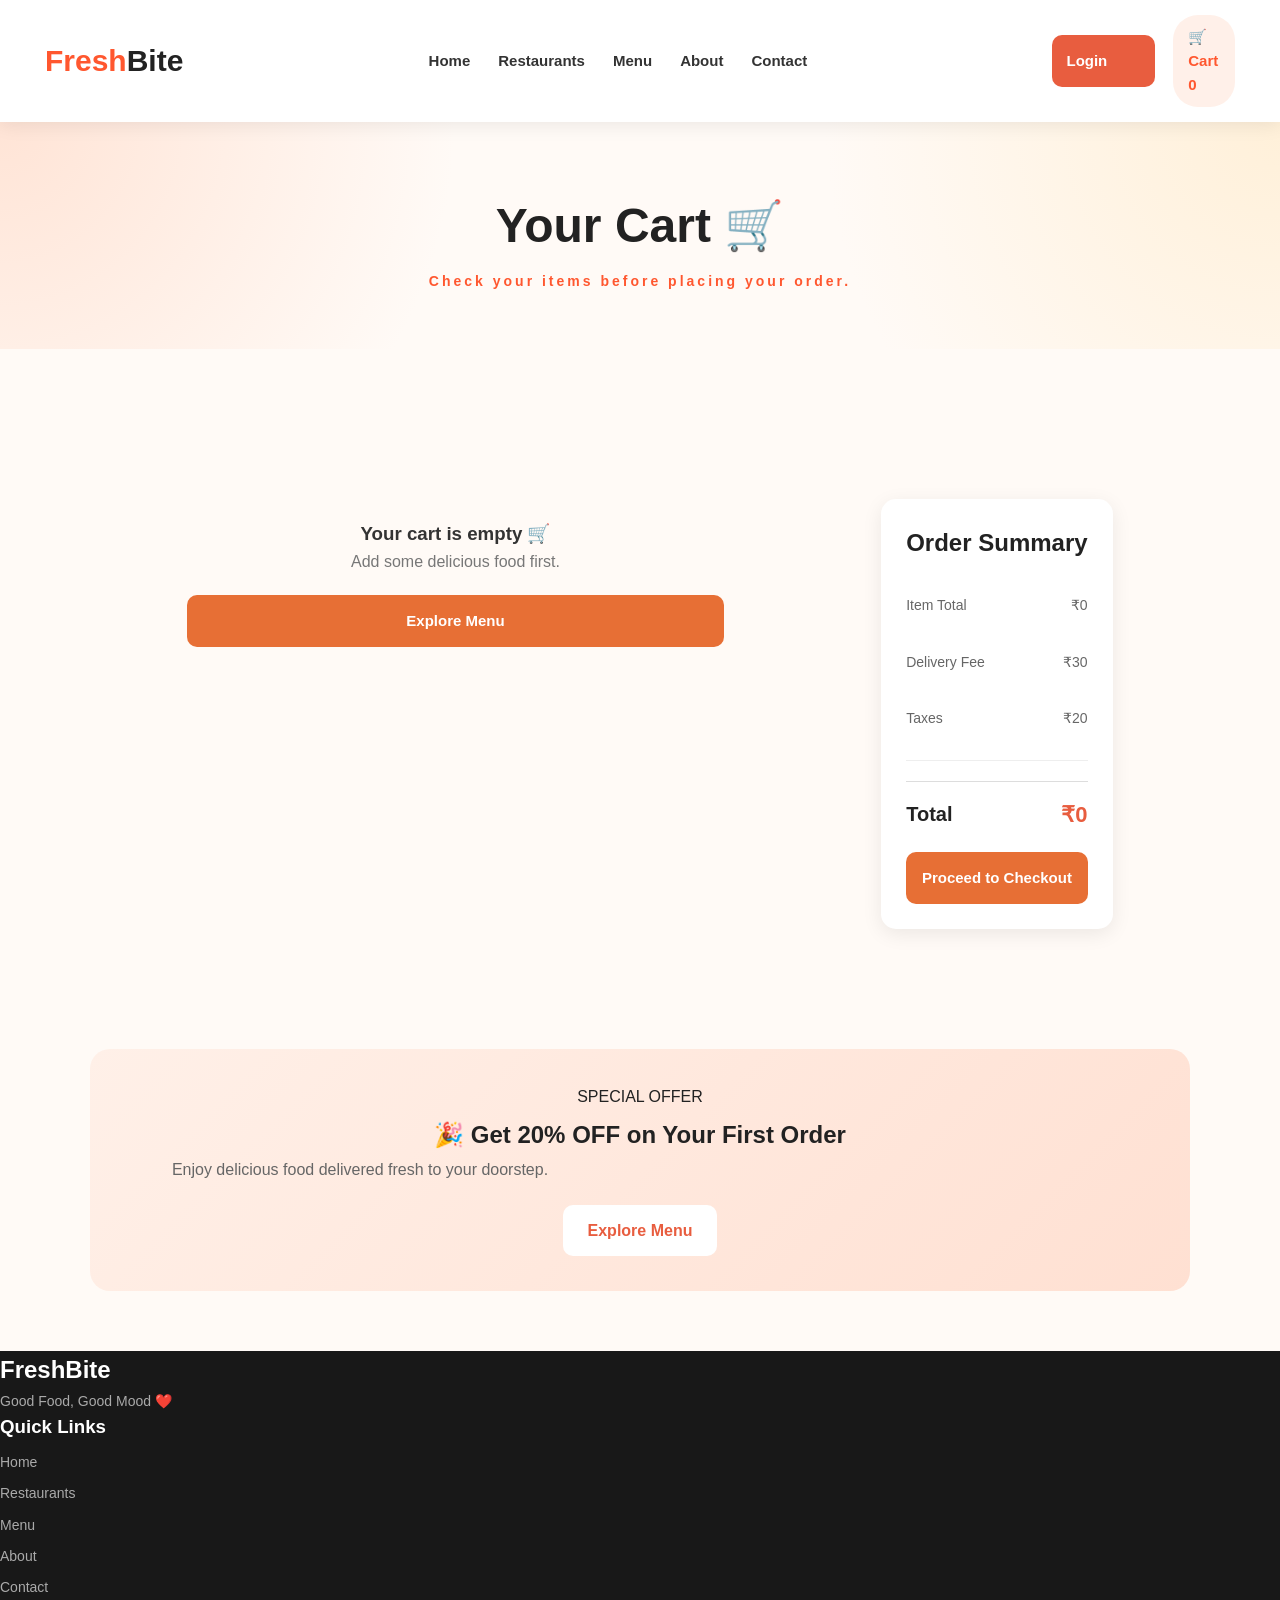
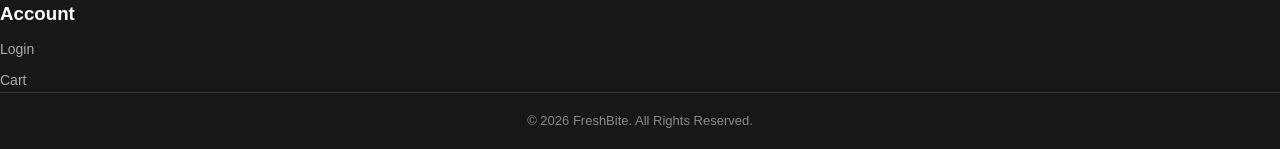
<file: cart.html>
<!DOCTYPE html>
<html lang="en">

<head>

    <meta charset="UTF-8">

    <meta name="viewport" content="width=device-width, initial-scale=1.0">

    <title>Your Cart | FreshBite</title>

    <link rel="stylesheet" href="style.css">

</head>

<body>


<!-- ================= NAVBAR ================= -->

<header>

    <nav class="navbar">

        <div class="logo">
            Fresh<span>Bite</span>
        </div>


        <div class="nav-links">

            <a href="index.html">
                Home
            </a>

            <a href="restaurants.html">
                Restaurants
            </a>

            <a href="menu.html">
                Menu
            </a>

            <a href="about.html">
                About
            </a>

            <a href="contact.html">
                Contact
            </a>

        </div>


        <div class="nav-buttons">

            <a href="login.html" class="login-btn">
                Login
            </a>

            <a href="cart.html" class="cart-btn">
                🛒 Cart
                <span id="cart-count">0</span>
            </a>

        </div>

    </nav>

</header>



<!-- ================= PAGE HEADING ================= -->

<section class="page-heading">

    <h1>
        Your Cart 🛒
    </h1>

    <p>
        Check your items before placing your order.
    </p>

</section>



<!-- ================= CART ================= -->

<section class="cart-section">


    <!-- CART ITEMS -->

    <div
        class="cart-items"
        id="cart-items"
    >

        <!-- JavaScript will show cart items here -->

    </div>



    <!-- ORDER SUMMARY -->

    <div class="cart-summary">

        <h2>
            Order Summary
        </h2>


        <div class="summary-row">

            <span>
                Item Total
            </span>

            <span id="cart-subtotal">
                ₹0
            </span>

        </div>


        <div class="summary-row">

            <span>
                Delivery Fee
            </span>

            <span id="delivery-fee">
                ₹30
            </span>

        </div>


        <div class="summary-row">

            <span>
                Taxes
            </span>

            <span id="taxes">
                ₹20
            </span>

        </div>


        <hr>


        <div class="summary-total">

            <span>
                Total
            </span>

            <strong id="cart-total">
                ₹0
            </strong>

        </div>


        <a
            href="checkout.html"
            class="checkout-btn"
            id="checkout-link"
            onclick="requireLogin(event)"
        >
            Proceed to Checkout
        </a>

    </div>

</section>



<!-- ================= OFFER ================= -->

<section class="offer-section">

    <div class="offer-content">

        <span>
            SPECIAL OFFER
        </span>

        <h2>
            🎉 Get 20% OFF on Your First Order
        </h2>

        <p>
            Enjoy delicious food delivered fresh to your doorstep.
        </p>

        <a
            href="menu.html"
            class="offer-btn"
        >
            Explore Menu
        </a>

    </div>

</section>



<!-- ================= FOOTER ================= -->

<footer class="footer">

    <div class="footer-content">


        <div class="footer-about">

            <h2>
                Fresh<span>Bite</span>
            </h2>

            <p>
                Good Food, Good Mood ❤️
            </p>

        </div>


        <div class="footer-links">

            <h3>
                Quick Links
            </h3>

            <a href="index.html">
                Home
            </a>

            <a href="restaurants.html">
                Restaurants
            </a>

            <a href="menu.html">
                Menu
            </a>

            <a href="about.html">
                About
            </a>

            <a href="contact.html">
                Contact
            </a>

        </div>


        <div class="footer-links">

            <h3>
                Account
            </h3>

            <a href="login.html">
                Login
            </a>

            <a href="cart.html">
                Cart
            </a>

        </div>

    </div>


    <div class="footer-bottom">

        <p>
            © 2026 FreshBite. All Rights Reserved.
        </p>

    </div>

</footer>



<script src="script.js"></script>

</body>

</html>
</file>
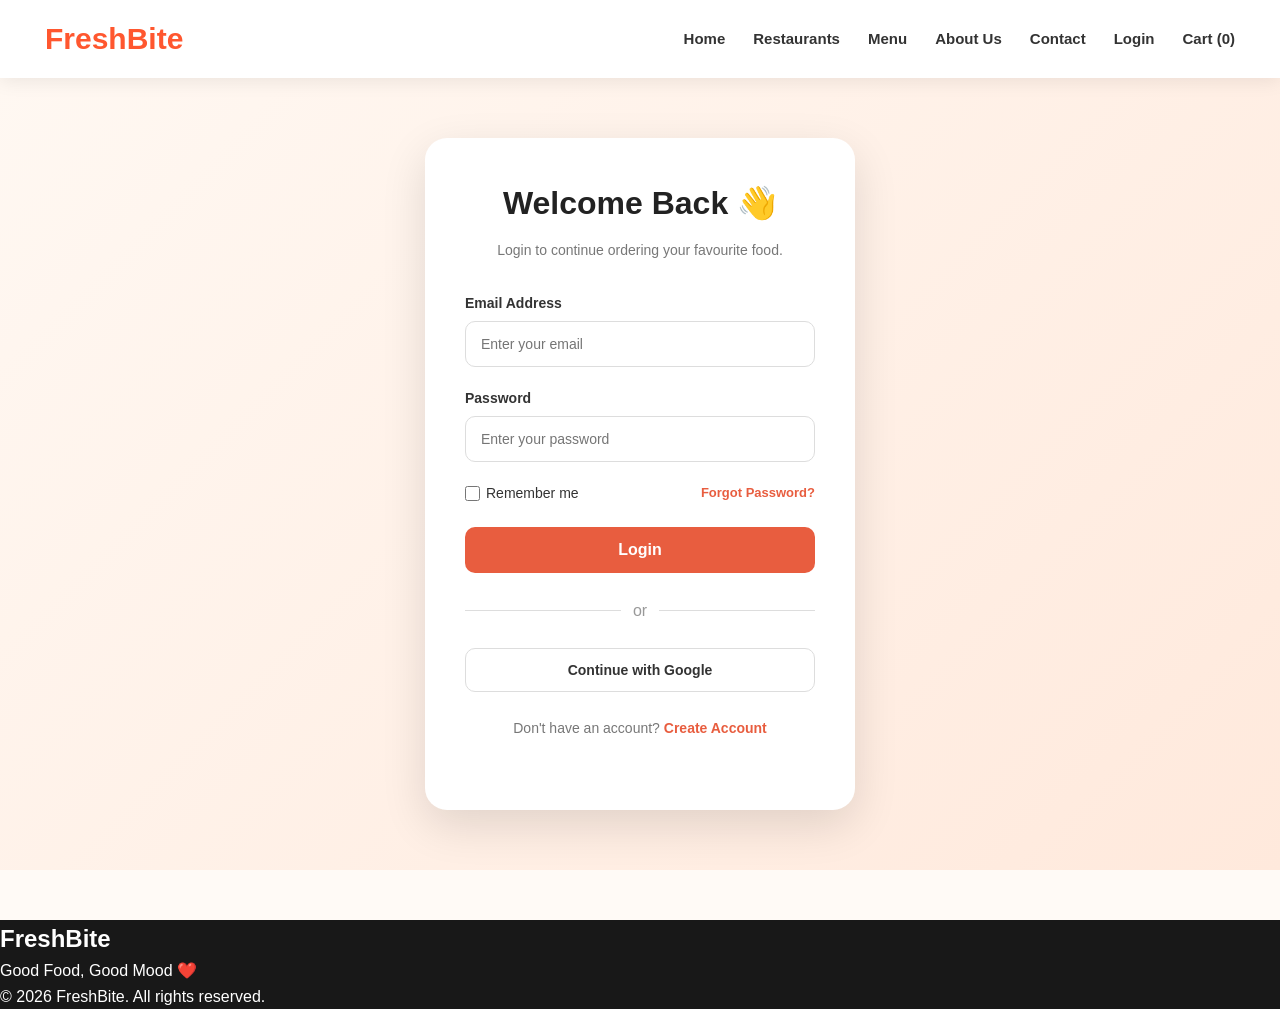
<file: checkout.html>
<!DOCTYPE html>
<html lang="en">

<head>

    <meta charset="UTF-8">

    <meta name="viewport" content="width=device-width, initial-scale=1.0">

    <title>Checkout | FreshBite</title>

    <link rel="stylesheet" href="style.css">

</head>

<body>


<!-- ================= NAVBAR ================= -->

<header>

    <nav class="navbar">

        <div class="logo">
            Fresh<span>Bite</span>
        </div>


        <div class="nav-links">

            <a href="index.html">
                Home
            </a>

            <a href="restaurants.html">
                Restaurants
            </a>

            <a href="menu.html">
                Menu
            </a>

            <a href="about.html">
                About
            </a>

            <a href="contact.html">
                Contact
            </a>

        </div>


        <div class="nav-buttons">

            <a href="login.html" class="login-btn">
                Login
            </a>

            <a href="cart.html" class="cart-btn">
                🛒 Cart
                <span id="cart-count">0</span>
            </a>

        </div>

    </nav>

</header>



<!-- ================= PAGE HEADING ================= -->

<section class="page-heading">

    <h1>
        Checkout 🛍️
    </h1>

    <p>
        Complete your details and place your order.
    </p>

</section>



<!-- ================= CHECKOUT ================= -->

<section class="checkout-section">

    <div class="checkout-container">


        <!-- ================= DELIVERY FORM ================= -->

        <form
            class="checkout-form"
            id="checkout-form"
            onsubmit="placeOrder(event)"
        >

            <h2>
                Delivery Details
            </h2>


            <label for="name">
                Full Name
            </label>

            <input
                type="text"
                id="name"
                placeholder="Enter your full name"
                required
            >


            <label for="phone">
                Mobile Number
            </label>

            <input
                type="tel"
                id="phone"
                placeholder="Enter your mobile number"
                required
            >


            <label for="address">
                Delivery Address
            </label>

            <textarea
                id="address"
                rows="4"
                placeholder="Enter your complete address"
                required
            ></textarea>


            <label for="city">
                City
            </label>

            <input
                type="text"
                id="city"
                placeholder="Enter your city"
                required
            >


            <label for="pincode">
                Pincode
            </label>

            <input
                type="text"
                id="pincode"
                placeholder="Enter pincode"
                required
            >


            <!-- PAYMENT -->

            <h2>
                Payment Method
            </h2>


            <div class="payment-options">

                <label>

                    <input
                        type="radio"
                        name="payment"
                        value="cod"
                        checked
                    >

                    Cash on Delivery

                </label>


                <label>

                    <input
                        type="radio"
                        name="payment"
                        value="upi"
                    >

                    UPI

                </label>


                <label>

                    <input
                        type="radio"
                        name="payment"
                        value="card"
                    >

                    Credit / Debit Card

                </label>

            </div>


            <!-- PLACE ORDER -->

            <button
                type="submit"
                class="checkout-btn"
            >
                Place Order
            </button>

        </form>



        <!-- ================= ORDER SUMMARY ================= -->

        <div class="checkout-summary">

            <h2>
                Your Order
            </h2>


            <div
                id="checkout-items"
            >

                <!-- JavaScript will show items here -->

            </div>


            <hr>


            <div class="summary-row">

                <span>
                    Item Total
                </span>

                <span id="checkout-subtotal">
                    ₹0
                </span>

            </div>


            <div class="summary-row">

                <span>
                    Delivery Fee
                </span>

                <span>
                    ₹30
                </span>

            </div>


            <div class="summary-row">

                <span>
                    Taxes
                </span>

                <span>
                    ₹20
                </span>

            </div>


            <hr>


            <div class="summary-total">

                <span>
                    Total Amount
                </span>

                <strong id="checkout-total">
                    ₹0
                </strong>

            </div>

        </div>

    </div>

</section>



<!-- Footer -->
    <footer>

        <div class="footer-container">

            <div class="footer-about">

                <div class="logo">
                    Fresh<span>Bite</span>
                </div>

                <p>
                    Fresh food, happy moments.
                    Delicious meals delivered to your doorstep.
                </p>

            </div>


            <div class="footer-links">

                <h3>Explore</h3>

                <a href="index.html">Home</a>
                <a href="restaurants.html">Restaurants</a>
                <a href="menu.html">Menu</a>
                <a href="about.html">About Us</a>

            </div>


            <div class="footer-links">

                <h3>Customer</h3>

                <a href="login.html">My Account</a>
                <a href="cart.html">Cart</a>
                <a href="login.html">Login</a>
                <a href="contact.html">Contact</a>

            </div>


            <div class="footer-contact">

                <h3>Contact</h3>

                <p>📍 Jamshedpur, India</p>
                <p>📞 +91 98765 43210</p>
                <p>✉️ hello@freshbite.com</p>

            </div>

        </div>


        <div class="footer-bottom">

            <p>
                © 2026 FreshBite. All Rights Reserved.
            </p>

        </div>

    </footer>
<script src="script.js"></script>
</body>
</html>





<script src="script.js"></script>

</body>

</html>
</file>
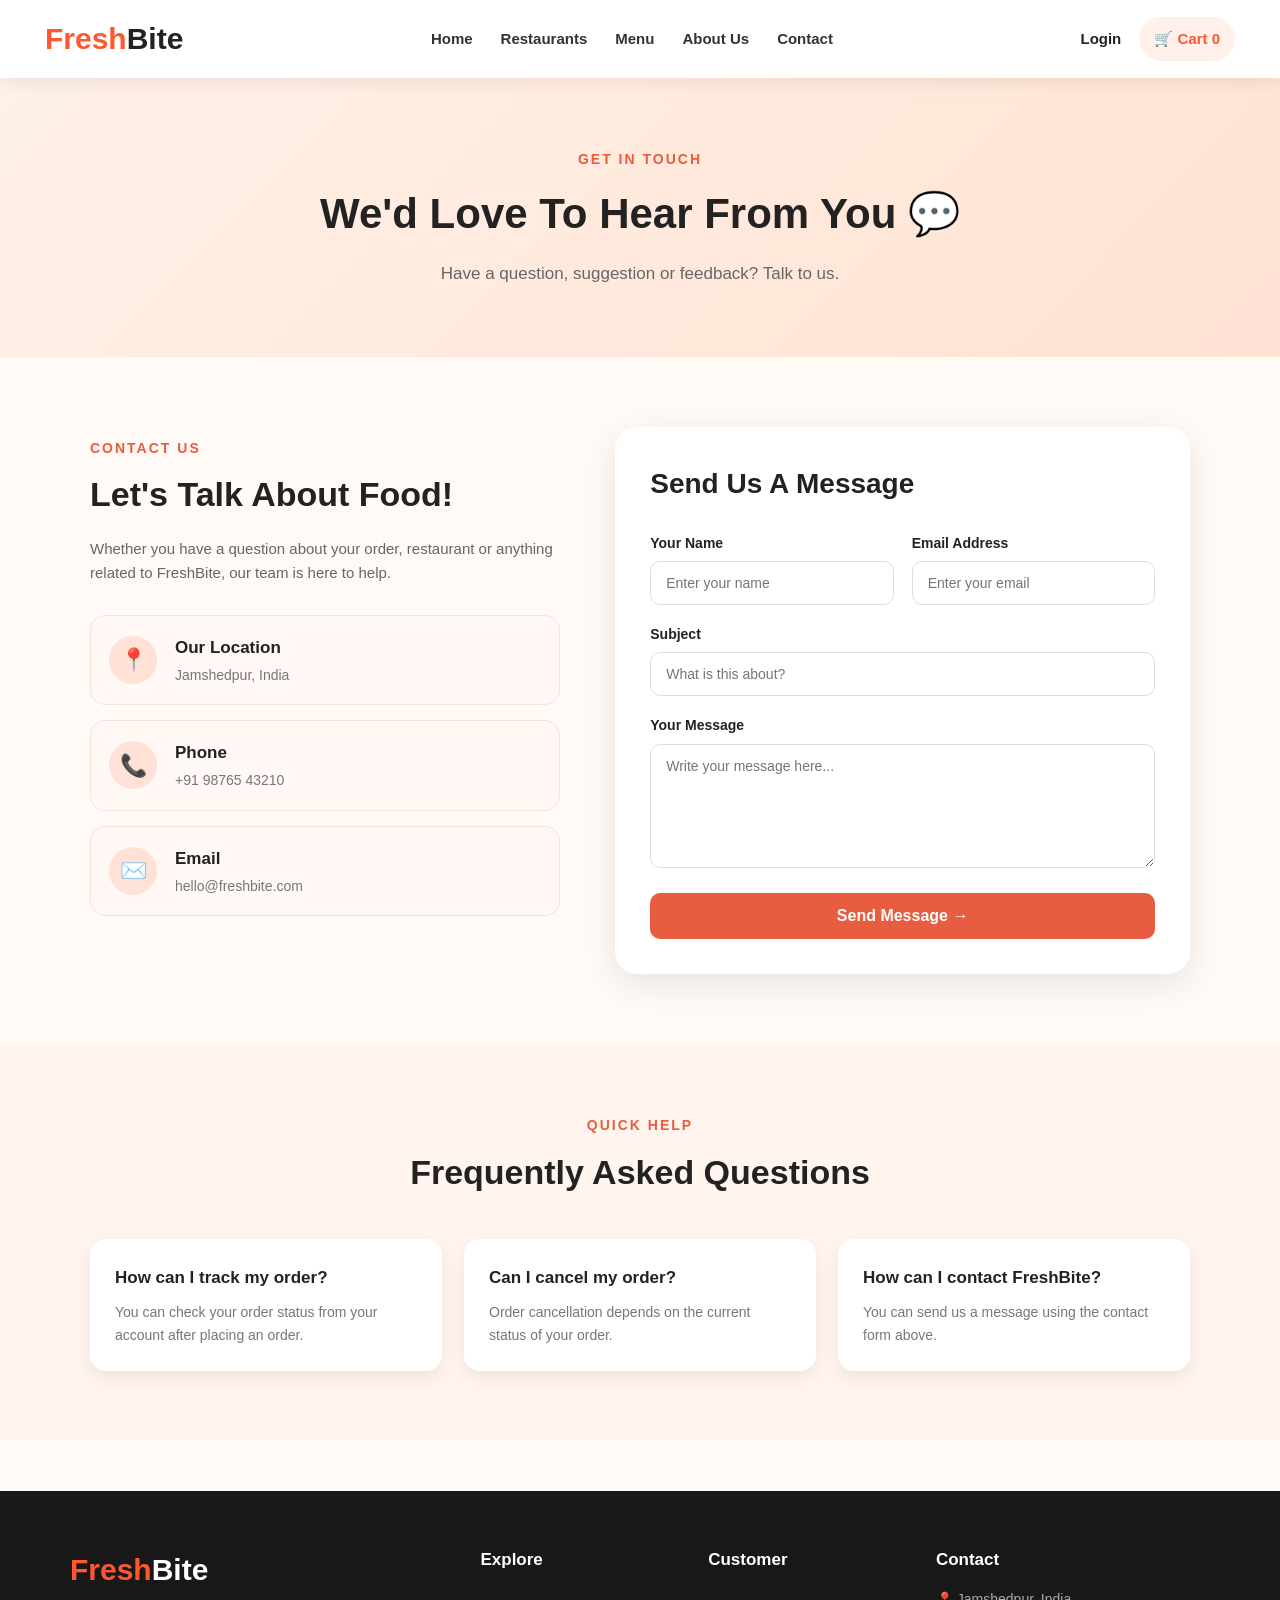
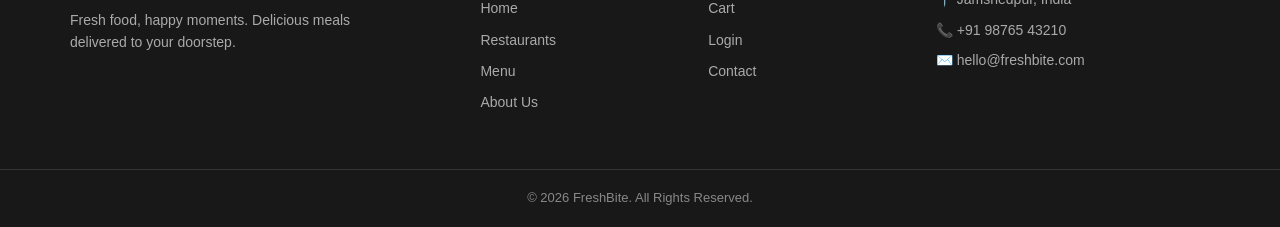
<file: contact.html>
<!DOCTYPE html>
<html lang="en">

<head>
    <meta charset="UTF-8">
    <meta name="viewport" content="width=device-width, initial-scale=1.0">

    <title>FreshBite - Contact Us</title>

    <link rel="stylesheet" href="style.css">
</head>

<body>

    <!-- Navbar -->
    <header>
        <nav class="navbar">

            <a href="index.html" class="logo">
                Fresh<span>Bite</span>
            </a>

            <div class="nav-links">
                <a href="index.html">Home</a>
                <a href="restaurants.html">Restaurants</a>
                <a href="menu.html">Menu</a>
                <a href="about.html">About Us</a>
                <a href="contact.html">Contact</a>
            </div>

            <div class="nav-buttons">
                <a href="login.html">Login</a>

                <a href="cart.html" class="cart-btn">
                    🛒 Cart <span id="cart-count">0</span>
                </a>
            </div>

        </nav>
    </header>


    <!-- Contact Heading -->
    <section class="contact-heading">

        <p>GET IN TOUCH</p>

        <h1>We'd Love To Hear From You 💬</h1>

        <span>
            Have a question, suggestion or feedback? Talk to us.
        </span>

    </section>


    <!-- Contact Main -->
    <section class="contact-main">

        <!-- Contact Information -->
        <div class="contact-info">

            <p class="small-title">CONTACT US</p>

            <h2>Let's Talk About Food!</h2>

            <p>
                Whether you have a question about your order,
                restaurant or anything related to FreshBite,
                our team is here to help.
            </p>


            <div class="contact-box">

                <div class="contact-icon">📍</div>

                <div>
                    <h3>Our Location</h3>
                    <p>Jamshedpur, India</p>
                </div>

            </div>


            <div class="contact-box">

                <div class="contact-icon">📞</div>

                <div>
                    <h3>Phone</h3>
                    <p>+91 98765 43210</p>
                </div>

            </div>


            <div class="contact-box">

                <div class="contact-icon">✉️</div>

                <div>
                    <h3>Email</h3>
                    <p>hello@freshbite.com</p>
                </div>

            </div>

        </div>


        <!-- Contact Form -->
        <div class="contact-form">

            <h2>Send Us A Message</h2>

            <form>

                <div class="form-row">

                    <div class="form-group">
                        <label>Your Name</label>
                        <input type="text" placeholder="Enter your name">
                    </div>

                    <div class="form-group">
                        <label>Email Address</label>
                        <input type="email" placeholder="Enter your email">
                    </div>

                </div>


                <div class="form-group">
                    <label>Subject</label>
                    <input type="text" placeholder="What is this about?">
                </div>


                <div class="form-group">
                    <label>Your Message</label>
                    <textarea rows="6"
                        placeholder="Write your message here..."></textarea>
                </div>


                <button type="submit" class="send-btn">
                    Send Message →
                </button>

            </form>

        </div>

    </section>


    <!-- FAQ Section -->
    <section class="contact-faq">

        <div class="contact-title">

            <p>QUICK HELP</p>

            <h2>Frequently Asked Questions</h2>

        </div>


        <div class="faq-container">

            <div class="faq-card">
                <h3>How can I track my order?</h3>
                <p>
                    You can check your order status from
                    your account after placing an order.
                </p>
            </div>


            <div class="faq-card">
                <h3>Can I cancel my order?</h3>
                <p>
                    Order cancellation depends on the
                    current status of your order.
                </p>
            </div>


            <div class="faq-card">
                <h3>How can I contact FreshBite?</h3>
                <p>
                    You can send us a message using
                    the contact form above.
                </p>
            </div>

        </div>

    </section>


    <!-- Footer -->
    <footer>

        <div class="footer-container">

            <div class="footer-about">

                <div class="logo">
                    Fresh<span>Bite</span>
                </div>

                <p>
                    Fresh food, happy moments.
                    Delicious meals delivered to your doorstep.
                </p>

            </div>


            <div class="footer-links">

                <h3>Explore</h3>

                <a href="index.html">Home</a>
                <a href="restaurants.html">Restaurants</a>
                <a href="menu.html">Menu</a>
                <a href="about.html">About Us</a>

            </div>


            <div class="footer-links">

                <h3>Customer</h3>

                <a href="cart.html">Cart</a>
                <a href="login.html">Login</a>
                <a href="contact.html">Contact</a>

            </div>


            <div class="footer-contact">

                <h3>Contact</h3>

                <p>📍 Jamshedpur, India</p>
                <p>📞 +91 98765 43210</p>
                <p>✉️ hello@freshbite.com</p>

            </div>

        </div>


        <div class="footer-bottom">

            <p>
                © 2026 FreshBite. All Rights Reserved.
            </p>

        </div>

    </footer>
<script src="script.js"></script>
</body>

</html>
</file>
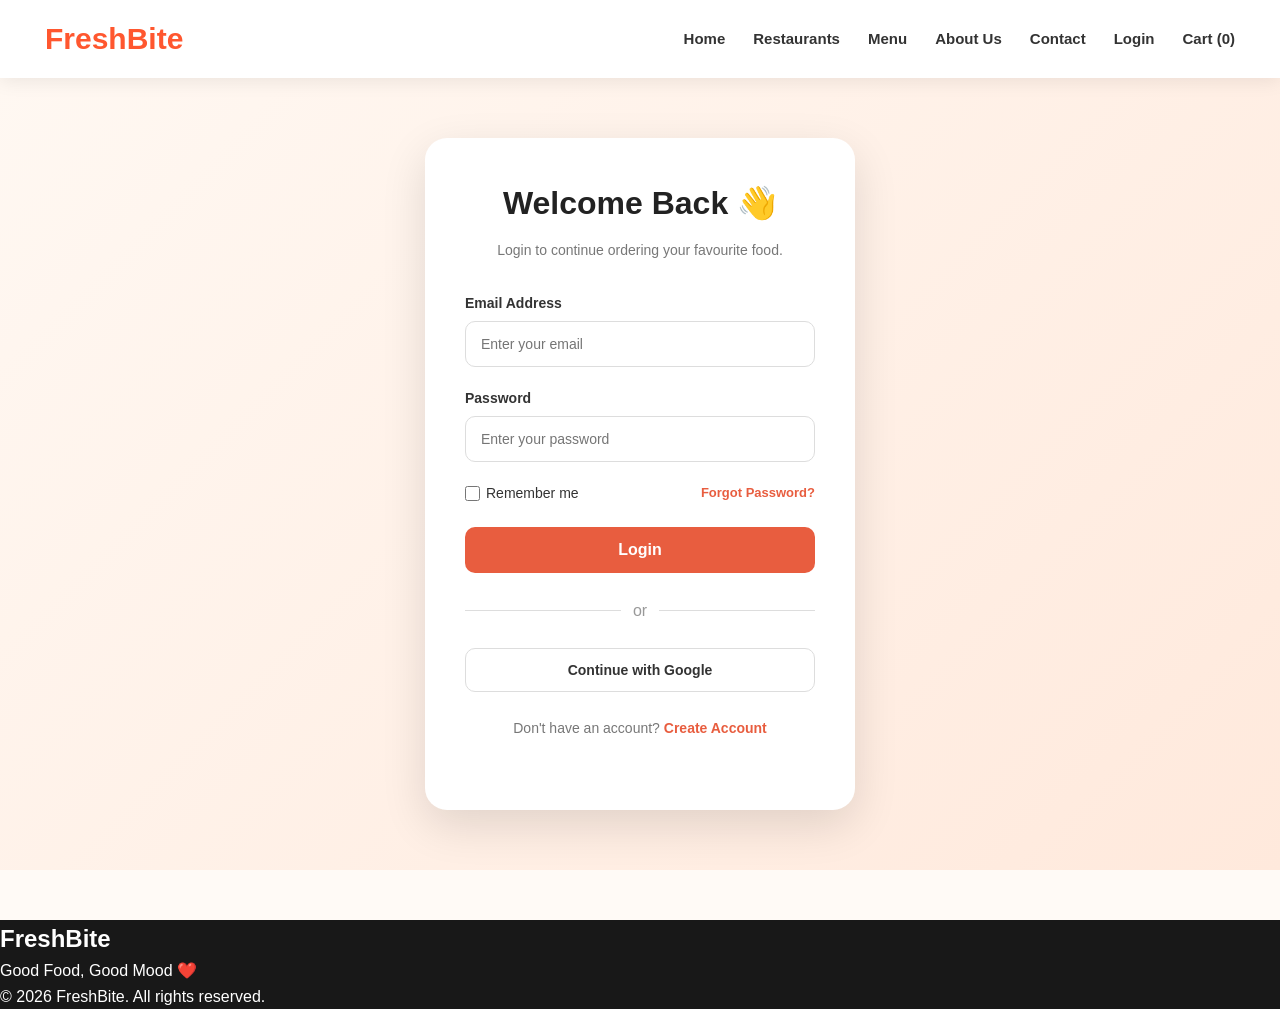
<file: login.html>
<!DOCTYPE html>
<html lang="en">

<head>
    <meta charset="UTF-8">
    <meta name="viewport" content="width=device-width, initial-scale=1.0">

    <title>Login | FreshBite</title>

    <link rel="stylesheet" href="style.css">
</head>

<body>

    <!-- Navigation Bar -->
    <header>
        <nav class="navbar">

            <div class="logo">
                FreshBite
            </div>

            <div class="nav-links">
                <a href="index.html">Home</a>
                <a href="restaurants.html">Restaurants</a>
                <a href="menu.html">Menu</a>
                <a href="about.html">About Us</a>
                <a href="contact.html">Contact</a>
                <a href="login.html">Login</a>
                <a href="cart.html">
                    Cart (<span id="cart-count">0</span>)
                </a>

            </div>

        </nav>
    </header>


    <!-- Login Section -->
    <section class="login-section">

        <div class="login-box">

            <h1>Welcome Back 👋</h1>

            <p>Login to continue ordering your favourite food.</p>


            <form id="login-form" onsubmit="loginUser(event)">

                <label for="email">Email Address</label>

                <input
                    type="email"
                    id="email"
                    placeholder="Enter your email"
                    required
                >


                <label for="password">Password</label>

                <input
                    type="password"
                    id="password"
                    placeholder="Enter your password"
                    required
                >


                <div class="login-options">

                    <label>
                        <input type="checkbox">
                        Remember me
                    </label>

                    <a href="#">Forgot Password?</a>

                </div>


                <button type="submit" class="login-btn">
                    Login
                </button>

            </form>


            <div class="login-divider">
                <span>or</span>
            </div>


            <button class="google-btn">
                Continue with Google
            </button>


            <p class="signup-text">
                Don't have an account?
                <a href="#" onclick="showRegisterForm(event)">Create Account</a>
            </p>

        </div>

        <div class="login-box register-box" id="register-box" style="display: none;">

            <h1>Create Account</h1>

            <p>Register to save your details and track every order.</p>

            <form onsubmit="registerUser(event)">

                <label for="register-name">Full Name</label>
                <input type="text" id="register-name" placeholder="Enter your name" required>

                <label for="register-email">Email Address</label>
                <input type="email" id="register-email" placeholder="Enter your email" required>

                <label for="register-password">Password</label>
                <input type="password" id="register-password" placeholder="Create a password" required>

                <button type="submit" class="login-btn">Register</button>

            </form>

            <p class="signup-text">
                Already have an account?
                <a href="#" onclick="showLoginForm(event)">Login</a>
            </p>

        </div>

        <div class="login-box account-box" id="account-panel" style="display: none;">
            <h1>Your Account</h1>
            <p id="account-welcome"></p>
            <div class="account-details">
                <strong>User ID</strong>
                <span id="account-user-id"></span>
            </div>
            <h2>Order History</h2>
            <div id="order-history"></div>
            <button type="button" class="login-btn" onclick="logoutUser()">Logout</button>
        </div>

    </section>


    <!-- Footer -->
    <footer>

        <h2>FreshBite</h2>

        <p>Good Food, Good Mood ❤️</p>

        <p>© 2026 FreshBite. All rights reserved.</p>

    </footer>


    <script src="script.js"></script>

</body>

</html>
</file>
<file: style.css>
/* =========================
   BASIC SETUP
========================= */

* {
    margin: 0;
    padding: 0;
    box-sizing: border-box;
}

html {
    scroll-behavior: smooth;
}

body {
    font-family: Arial, sans-serif;
    background: #fffaf6;
    color: #222;
    line-height: 1.6;
}

a {
    text-decoration: none;
    color: inherit;
}

img {
    display: block;
    width: 100%;
}


/* =========================
   NAVBAR
========================= */

header {
    background: rgba(255, 255, 255, 0.96);
    position: sticky;
    top: 0;
    z-index: 1000;
    box-shadow: 0 3px 18px rgba(0, 0, 0, 0.08);
}

.navbar {
    max-width: 1250px;
    margin: auto;
    min-height: 78px;
    padding: 15px 30px;

    display: flex;
    align-items: center;
    justify-content: space-between;
    gap: 25px;
}

.logo {
    font-size: 30px;
    font-weight: 800;
    color: #ff572f;
}

.logo span {
    color: #222;
}

.nav-links {
    display: flex;
    align-items: center;
    gap: 28px;
}

.nav-links a {
    font-size: 15px;
    font-weight: 600;
    color: #333;
    transition: 0.3s;
}

.nav-links a:hover {
    color: #ff572f;
}

.nav-buttons {
    display: flex;
    align-items: center;
    gap: 18px;
}

.nav-buttons a {
    font-size: 15px;
    font-weight: 600;
}

.nav-buttons a:first-child:hover {
    color: #ff572f;
}

.cart-btn {
    background: #fff0e9;
    color: #ff572f !important;
    padding: 10px 15px;
    border-radius: 25px;
    transition: 0.3s;
}

.cart-btn:hover {
    background: #ff572f;
    color: white !important;
}


/* =========================
   PAGE HEADING
========================= */

.page-heading {
    text-align: center;
    padding: 75px 20px 45px;

    background:
        radial-gradient(circle at top left, #ffe4d6, transparent 35%),
        radial-gradient(circle at top right, #fff0d9, transparent 35%),
        #fffaf6;
}

.page-heading p {
    color: #ff572f;
    font-size: 14px;
    font-weight: bold;
    letter-spacing: 3px;
    margin-bottom: 12px;
}

.page-heading h1 {
    font-size: 48px;
    line-height: 1.2;
    margin-bottom: 15px;
}

.page-heading span {
    color: #777;
    font-size: 17px;
}


/* =========================
   SEARCH
========================= */

.restaurant-search {
    max-width: 900px;
    margin: 0 auto;
    padding: 20px;

    display: flex;
    justify-content: center;
    gap: 10px;
}

.restaurant-search input {
    width: 70%;
    padding: 15px 20px;

    border: 1px solid #ddd;
    border-radius: 12px;

    background: white;
    font-size: 15px;
    outline: none;

    box-shadow: 0 5px 18px rgba(0, 0, 0, 0.05);
}

.restaurant-search input:focus {
    border-color: #ff572f;
}

.restaurant-search button {
    padding: 0 25px;

    border: none;
    border-radius: 12px;

    background: #ff572f;
    color: white;

    font-weight: bold;
    cursor: pointer;

    transition: 0.3s;
}

.restaurant-search button:hover {
    background: #e84824;
    transform: translateY(-2px);
}


/* =========================
   FILTERS
========================= */

.filters {
    max-width: 1100px;
    margin: 10px auto 35px;
    padding: 0 20px;

    display: flex;
    justify-content: center;
    flex-wrap: wrap;
    gap: 10px;
}

.filter-btn {
    padding: 10px 18px;

    border: 1px solid #eadbd3;
    border-radius: 25px;

    background: white;
    color: #555;

    font-size: 14px;
    cursor: pointer;

    transition: 0.3s;
}

.filter-btn:hover,
.filter-btn.active {
    background: #ff572f;
    border-color: #ff572f;
    color: white;
    transform: translateY(-2px);
}


/* =========================
   RESTAURANT SECTION
========================= */

.restaurant-section {
    max-width: 1200px;
    margin: auto;
    padding: 15px 25px 70px;
}

.restaurant-top {
    display: flex;
    align-items: end;
    justify-content: space-between;
    margin-bottom: 25px;
}

.restaurant-top p {
    color: #ff572f;
    font-size: 12px;
    font-weight: bold;
    letter-spacing: 2px;
    margin-bottom: 4px;
}

.restaurant-top h2 {
    font-size: 30px;
}

.restaurant-top select {
    padding: 11px 15px;

    border: 1px solid #ddd;
    border-radius: 10px;

    background: white;
    font-size: 14px;
    outline: none;
}


/* =========================
   RESTAURANT CARDS
========================= */

.restaurant-container {
    display: grid;
    grid-template-columns: repeat(3, 1fr);
    gap: 28px;
}

.restaurant-card {
    background: white;
    border-radius: 18px;
    overflow: hidden;

    box-shadow: 0 8px 25px rgba(0, 0, 0, 0.08);

    transition: 0.35s;
}

.restaurant-card:hover {
    transform: translateY(-8px);
    box-shadow: 0 15px 35px rgba(0, 0, 0, 0.13);
}

.restaurant-card > img {
    height: 220px;
    object-fit: cover;

    transition: 0.4s;
}

.restaurant-card:hover > img {
    transform: scale(1.04);
}

.restaurant-info {
    padding: 20px;
    position: relative;
}

.restaurant-rating {
    display: inline-block;

    background: #e8f7e9;
    color: #16832b;

    padding: 5px 9px;
    border-radius: 7px;

    font-size: 13px;
    font-weight: bold;

    margin-bottom: 10px;
}

.restaurant-info h3 {
    font-size: 21px;
    margin-bottom: 7px;
}

.restaurant-info p {
    color: #777;
    font-size: 14px;
    margin: 5px 0;
}

.view-restaurant {
    display: inline-block;

    margin-top: 12px;

    color: #ff572f;
    font-weight: bold;
    font-size: 14px;

    transition: 0.3s;
}

.view-restaurant:hover {
    color: #d93e1d;
    transform: translateX(4px);
}


/* =========================
   BOTTOM OFFER
========================= */

.small-offer {
    max-width: 1100px;
    margin: 20px auto 70px;
    padding: 55px 25px;

    text-align: center;

    border-radius: 25px;

    background:
        linear-gradient(135deg, #ffede3, #fff7ed);
}

.small-offer h2 {
    font-size: 30px;
    margin-bottom: 10px;
}

.small-offer p {
    color: #666;
    margin-bottom: 25px;
}

.main-btn {
    display: inline-block;

    background: #ff572f;
    color: white;

    padding: 13px 25px;
    border-radius: 10px;

    font-weight: bold;

    transition: 0.3s;
}

.main-btn:hover {
    background: #e84824;
    transform: translateY(-2px);
}


/* =========================
   FOOTER
========================= */

footer {
    background: #181818;
    color: white;
    margin-top: 50px;
}

.footer-container {
    max-width: 1200px;
    margin: auto;
    padding: 55px 30px;

    display: grid;
    grid-template-columns: 2fr 1fr 1fr 1.5fr;
    gap: 45px;
}

.footer-about .logo {
    margin-bottom: 15px;
}

.footer-about .logo span {
    color: white;
}

.footer-about p {
    max-width: 300px;
    color: #aaa;
    font-size: 14px;
}

.footer-container h3 {
    margin-bottom: 15px;
    font-size: 17px;
}

.footer-links {
    display: flex;
    flex-direction: column;
    gap: 9px;
}

.footer-links a {
    color: #aaa;
    font-size: 14px;
    transition: 0.3s;
}

.footer-links a:hover {
    color: #ff704d;
    transform: translateX(3px);
}

.footer-contact p {
    color: #aaa;
    font-size: 14px;
    margin-bottom: 8px;
}

.footer-bottom {
    border-top: 1px solid #333;
    text-align: center;
    padding: 18px;
}

.footer-bottom p {
    color: #888;
    font-size: 13px;
}


/* =========================
   MOBILE
========================= */

@media (max-width: 950px) {

    .navbar {
        flex-wrap: wrap;
    }

    .nav-links {
        order: 3;
        width: 100%;
        justify-content: center;
        flex-wrap: wrap;
    }

    .restaurant-container {
        grid-template-columns: repeat(2, 1fr);
    }

    .footer-container {
        grid-template-columns: 1fr 1fr;
    }
}


@media (max-width: 600px) {

    .navbar {
        padding: 15px;
    }

    .logo {
        font-size: 25px;
    }

    .nav-links {
        gap: 14px;
    }

    .nav-links a {
        font-size: 13px;
    }

    .nav-buttons {
        gap: 10px;
    }

    .page-heading {
        padding: 55px 15px 35px;
    }

    .page-heading h1 {
        font-size: 34px;
    }

    .restaurant-search {
        padding: 15px;
    }

    .restaurant-search input {
        width: 100%;
    }

    .restaurant-search button {
        padding: 0 18px;
    }

    .restaurant-top {
        align-items: flex-start;
        flex-direction: column;
        gap: 15px;
    }

    .restaurant-container {
        grid-template-columns: 1fr;
    }

    .restaurant-card > img {
        height: 230px;
    }

    .small-offer {
        margin-left: 15px;
        margin-right: 15px;
    }

    .small-offer h2 {
        font-size: 24px;
    }

    .footer-container {
        grid-template-columns: 1fr;
        text-align: center;
    }

    .footer-about p {
        margin: auto;
    }
}
/* =========================================
   NEW MENU PAGE DESIGN
========================================= */


/* ---------- MENU HERO ---------- */

.menu-hero {
    max-width: 1200px;
    margin: 35px auto 25px;
    padding: 45px 55px;
    background: #fff1e8;
    border-radius: 25px;
    display: grid;
    grid-template-columns: 1fr 420px;
    align-items: center;
    gap: 40px;
    overflow: hidden;
}

.menu-hero-content {
    padding: 10px;
}

.hero-small-title {
    color: #e85d3f;
    font-size: 13px;
    font-weight: bold;
    letter-spacing: 2px;
}

.menu-hero-content h1 {
    font-size: 48px;
    margin: 12px 0;
    color: #222;
    line-height: 1.1;
}

.menu-hero-content p {
    color: #666;
    font-size: 16px;
    line-height: 1.7;
    max-width: 520px;
    margin-bottom: 25px;
}

.hero-menu-btn {
    display: inline-block;
    background: #e85d3f;
    color: white;
    padding: 13px 25px;
    border-radius: 10px;
    text-decoration: none;
    font-weight: bold;
    transition: 0.3s;
}

.hero-menu-btn:hover {
    background: #cf492e;
    transform: translateY(-2px);
}

.menu-hero-image {
    height: 290px;
    border-radius: 22px;
    overflow: hidden;
}

.menu-hero-image img {
    width: 100%;
    height: 100%;
    object-fit: cover;
}


/* ---------- CATEGORY BUTTONS ---------- */

.menu-categories-section {
    max-width: 1200px;
    margin: 25px auto;
    padding: 0 20px;
}

.menu-categories {
    display: flex;
    justify-content: center;
    align-items: center;
    gap: 12px;
    flex-wrap: wrap;
}

.menu-category {
    border: 1px solid #ddd;
    background: white;
    color: #444;
    padding: 10px 20px;
    border-radius: 25px;
    font-size: 14px;
    cursor: pointer;
    transition: 0.3s;
}

.menu-category:hover,
.menu-category.active {
    background: #e85d3f;
    color: white;
    border-color: #e85d3f;
}


/* ---------- SEARCH BAR ---------- */

.menu-search-section {
    max-width: 850px;
    margin: 30px auto 45px;
    padding: 0 20px;
}

.menu-search {
    display: flex;
    align-items: center;
    gap: 12px;
    background: white;
    border: 1px solid #ddd;
    border-radius: 35px;
    padding: 13px 20px;
    box-shadow: 0 5px 20px rgba(0, 0, 0, 0.06);
}

.menu-search span {
    font-size: 18px;
}

.menu-search input {
    width: 100%;
    border: none;
    outline: none;
    font-size: 15px;
    background: transparent;
}


/* ---------- SECTION HEADING ---------- */

.menu-section {
    max-width: 1200px;
    margin: 0 auto 60px;
    padding: 0 20px;
}

.menu-section .section-heading {
    text-align: center;
    margin-bottom: 35px;
}

.menu-section .section-heading span {
    color: #e85d3f;
    font-size: 12px;
    font-weight: bold;
    letter-spacing: 2px;
}

.menu-section .section-heading h2 {
    font-size: 34px;
    color: #222;
    margin: 8px 0;
}

.menu-section .section-heading p {
    color: #777;
    margin: 0;
}


/* ---------- FOOD GRID ---------- */

.menu-list {
    display: grid;
    grid-template-columns: repeat(4, 1fr);
    gap: 25px;
}


/* ---------- FOOD CARD ---------- */

.menu-card {
    background: white;
    border-radius: 18px;
    overflow: hidden;
    border: 1px solid #eee;
    box-shadow: 0 7px 25px rgba(0, 0, 0, 0.07);
    transition: 0.3s;
}

.menu-card:hover {
    transform: translateY(-6px);
    box-shadow: 0 12px 30px rgba(0, 0, 0, 0.12);
}

.menu-card > img {
    width: 100%;
    height: 190px;
    object-fit: cover;
    display: block;
}


/* ---------- CARD CONTENT ---------- */

.menu-info {
    padding: 17px;
}

.food-type {
    font-size: 11px;
    font-weight: bold;
}

.food-type.veg {
    color: #2e9d55;
}

.food-type.nonveg {
    color: #d84b3e;
}

.menu-info h3 {
    font-size: 18px;
    margin: 9px 0 7px;
    color: #222;
}

.menu-info p {
    font-size: 13px;
    color: #777;
    line-height: 1.5;
    min-height: 40px;
    margin-bottom: 10px;
}

.item-rating {
    font-size: 13px;
    color: #e69b00;
    margin-bottom: 13px;
}


/* ---------- PRICE + ADD BUTTON ---------- */

.item-bottom {
    display: flex;
    justify-content: space-between;
    align-items: center;
}

.item-bottom strong {
    color: #222;
    font-size: 18px;
}

.add-btn {
    border: none;
    background: #e85d3f;
    color: white;
    padding: 8px 15px;
    border-radius: 8px;
    font-weight: bold;
    cursor: pointer;
    transition: 0.3s;
}

.add-btn:hover {
    background: #cf492e;
}


/* ---------- OFFER ---------- */

.small-offer {
    max-width: 1200px;
    margin: 20px auto 60px;
    padding: 28px 35px;
    background: #fff1e8;
    border-radius: 18px;
    display: flex;
    justify-content: space-between;
    align-items: center;
}

.small-offer h2 {
    margin: 0 0 6px;
    font-size: 22px;
}

.small-offer p {
    margin: 0;
    color: #666;
}

.small-offer a {
    background: #e85d3f;
    color: white;
    text-decoration: none;
    padding: 12px 22px;
    border-radius: 9px;
    font-weight: bold;
}


/* =========================================
   RESPONSIVE DESIGN
========================================= */

@media (max-width: 1000px) {

    .menu-list {
        grid-template-columns: repeat(3, 1fr);
    }

    .menu-hero {
        grid-template-columns: 1fr 350px;
        padding: 35px;
    }

    .menu-hero-content h1 {
        font-size: 40px;
    }
}


@media (max-width: 750px) {

    .menu-list {
        grid-template-columns: repeat(2, 1fr);
    }

    .menu-hero {
        grid-template-columns: 1fr;
        text-align: center;
    }

    .menu-hero-content p {
        margin-left: auto;
        margin-right: auto;
    }

    .menu-hero-image {
        height: 260px;
    }

    .small-offer {
        margin-left: 20px;
        margin-right: 20px;
    }
}


@media (max-width: 550px) {

    .menu-list {
        grid-template-columns: 1fr;
    }

    .menu-hero {
        margin: 20px 15px;
        padding: 30px 20px;
    }

    .menu-hero-content h1 {
        font-size: 32px;
    }

    .menu-hero-content p {
        font-size: 14px;
    }

    .menu-hero-image {
        height: 220px;
    }

    .menu-category {
        padding: 8px 14px;
        font-size: 13px;
    }

    .menu-search-section {
        margin-bottom: 30px;
    }

    .menu-section .section-heading h2 {
        font-size: 28px;
    }

    .small-offer {
        flex-direction: column;
        text-align: center;
        gap: 18px;
        padding: 25px 20px;
    }

}
/* =========================
   ABOUT US PAGE
========================= */

.about-heading {
    text-align: center;
    padding: 70px 20px;
    background: linear-gradient(135deg, #fff1e8, #ffe2d2);
}

.about-heading p {
    color: #e85d3f;
    font-size: 14px;
    font-weight: bold;
    letter-spacing: 2px;
    margin-bottom: 10px;
}

.about-heading h1 {
    font-size: 42px;
    margin-bottom: 12px;
    color: #222;
}

.about-heading span {
    color: #666;
    font-size: 17px;
}


/* Main About Section */

.about-main {
    max-width: 1150px;
    margin: 70px auto;
    padding: 0 25px;
    display: grid;
    grid-template-columns: 1fr 1fr;
    gap: 55px;
    align-items: center;
}

.about-image img {
    height: 420px;
    object-fit: cover;
    border-radius: 22px;
    box-shadow: 0 15px 35px rgba(0,0,0,0.12);
}

.about-content {
    padding: 10px;
}

.small-title {
    color: #e85d3f;
    font-size: 14px;
    font-weight: bold;
    letter-spacing: 2px;
    margin-bottom: 8px;
}

.about-content h2 {
    font-size: 34px;
    margin-bottom: 18px;
}

.about-content p:not(.small-title) {
    color: #666;
    font-size: 16px;
    margin-bottom: 15px;
}

.about-content .main-btn {
    display: inline-block;
    margin-top: 10px;
}


/* Why FreshBite */

.about-features {
    background: #fff4ee;
    padding: 70px 25px;
}

.about-title {
    text-align: center;
    margin-bottom: 40px;
}

.about-title p {
    color: #e85d3f;
    font-size: 14px;
    font-weight: bold;
    letter-spacing: 2px;
}

.about-title h2 {
    font-size: 34px;
    margin-top: 8px;
}

.feature-container {
    max-width: 1150px;
    margin: auto;
    display: grid;
    grid-template-columns: repeat(4, 1fr);
    gap: 22px;
}

.about-card {
    background: white;
    padding: 30px 22px;
    text-align: center;
    border-radius: 18px;
    box-shadow: 0 8px 25px rgba(0,0,0,0.08);
    transition: 0.3s;
}

.about-card:hover {
    transform: translateY(-8px);
    box-shadow: 0 14px 30px rgba(0,0,0,0.12);
}

.about-icon {
    font-size: 35px;
    margin-bottom: 15px;
}

.about-card h3 {
    font-size: 19px;
    margin-bottom: 10px;
}

.about-card p {
    color: #777;
    font-size: 14px;
}


/* Bottom CTA */

.about-bottom {
    text-align: center;
    padding: 75px 20px;
}

.about-bottom h2 {
    font-size: 34px;
    margin-bottom: 10px;
}

.about-bottom p {
    color: #777;
    margin-bottom: 25px;
}


/* About Mobile */

@media (max-width: 900px) {

    .about-main {
        grid-template-columns: 1fr;
        gap: 35px;
    }

    .feature-container {
        grid-template-columns: repeat(2, 1fr);
    }

    .about-heading h1 {
        font-size: 34px;
    }
}


@media (max-width: 550px) {

    .about-main {
        margin: 45px auto;
    }

    .about-image img {
        height: 300px;
    }

    .about-content h2,
    .about-title h2,
    .about-bottom h2 {
        font-size: 27px;
    }

    .feature-container {
        grid-template-columns: 1fr;
    }

    .about-heading {
        padding: 50px 15px;
    }

    .about-heading h1 {
        font-size: 29px;
    }
}
/* =========================
   CONTACT PAGE
========================= */

.contact-heading {
    text-align: center;
    padding: 70px 20px;
    background: linear-gradient(135deg, #fff1e8, #ffe2d2);
}

.contact-heading p {
    color: #e85d3f;
    font-size: 14px;
    font-weight: bold;
    letter-spacing: 2px;
    margin-bottom: 10px;
}

.contact-heading h1 {
    font-size: 42px;
    color: #222;
    margin-bottom: 12px;
}

.contact-heading span {
    color: #666;
    font-size: 17px;
}


/* Contact Main */

.contact-main {
    max-width: 1150px;
    margin: 70px auto;
    padding: 0 25px;
    display: grid;
    grid-template-columns: 0.9fr 1.1fr;
    gap: 55px;
    align-items: start;
}


/* Contact Information */

.contact-info {
    padding-top: 10px;
}

.contact-info h2 {
    font-size: 34px;
    margin-bottom: 15px;
}

.contact-info > p:not(.small-title) {
    color: #666;
    font-size: 15px;
    margin-bottom: 30px;
}

.contact-box {
    display: flex;
    align-items: center;
    gap: 18px;
    background: #fff8f4;
    padding: 18px;
    border-radius: 15px;
    margin-bottom: 15px;
    border: 1px solid #f5e3da;
}

.contact-icon {
    width: 48px;
    height: 48px;
    display: flex;
    align-items: center;
    justify-content: center;
    background: #ffe1d5;
    border-radius: 50%;
    font-size: 22px;
}

.contact-box h3 {
    font-size: 17px;
    margin-bottom: 3px;
}

.contact-box p {
    color: #777;
    font-size: 14px;
}


/* Contact Form */

.contact-form {
    background: white;
    padding: 35px;
    border-radius: 22px;
    box-shadow: 0 10px 35px rgba(0, 0, 0, 0.09);
}

.contact-form h2 {
    font-size: 28px;
    margin-bottom: 25px;
}

.form-row {
    display: grid;
    grid-template-columns: 1fr 1fr;
    gap: 18px;
}

.form-group {
    margin-bottom: 18px;
}

.form-group label {
    display: block;
    font-size: 14px;
    font-weight: bold;
    margin-bottom: 7px;
}

.form-group input,
.form-group textarea {
    width: 100%;
    padding: 13px 15px;
    border: 1px solid #ddd;
    border-radius: 10px;
    font-family: Arial, sans-serif;
    font-size: 14px;
    outline: none;
    background: #fff;
}

.form-group input:focus,
.form-group textarea:focus {
    border-color: #e85d3f;
}

.form-group textarea {
    resize: vertical;
}

.send-btn {
    width: 100%;
    padding: 14px;
    border: none;
    border-radius: 10px;
    background: #e85d3f;
    color: white;
    font-size: 16px;
    font-weight: bold;
    cursor: pointer;
    transition: 0.3s;
}

.send-btn:hover {
    background: #d94f32;
    transform: translateY(-2px);
}


/* FAQ Section */

.contact-faq {
    background: #fff4ee;
    padding: 70px 25px;
}

.contact-title {
    text-align: center;
    margin-bottom: 40px;
}

.contact-title p {
    color: #e85d3f;
    font-size: 14px;
    font-weight: bold;
    letter-spacing: 2px;
}

.contact-title h2 {
    font-size: 34px;
    margin-top: 8px;
}

.faq-container {
    max-width: 1100px;
    margin: auto;
    display: grid;
    grid-template-columns: repeat(3, 1fr);
    gap: 22px;
}

.faq-card {
    background: white;
    padding: 25px;
    border-radius: 16px;
    box-shadow: 0 7px 20px rgba(0, 0, 0, 0.07);
    transition: 0.3s;
}

.faq-card:hover {
    transform: translateY(-5px);
}

.faq-card h3 {
    font-size: 17px;
    margin-bottom: 10px;
}

.faq-card p {
    color: #777;
    font-size: 14px;
}


/* Contact Responsive */

@media (max-width: 850px) {

    .contact-main {
        grid-template-columns: 1fr;
        gap: 35px;
    }

    .faq-container {
        grid-template-columns: 1fr;
    }

    .contact-heading h1 {
        font-size: 34px;
    }
}


@media (max-width: 550px) {

    .contact-heading {
        padding: 50px 15px;
    }

    .contact-heading h1 {
        font-size: 28px;
    }

    .contact-heading span {
        font-size: 15px;
    }

    .contact-main {
        margin: 45px auto;
        padding: 0 18px;
    }

    .contact-info h2 {
        font-size: 27px;
    }

    .contact-form {
        padding: 22px;
    }

    .form-row {
        grid-template-columns: 1fr;
        gap: 0;
    }

    .contact-title h2 {
        font-size: 27px;
    }
}
/* =========================
   HOME PAGE
========================= */

#hero {
    min-height: 620px;
    padding: 70px 8%;
    display: grid;
    grid-template-columns: 1fr 1fr;
    align-items: center;
    gap: 50px;
    background: linear-gradient(135deg, #fff7f1, #ffe7d8);
}

.hero-content > p:first-child {
    color: #e85d3f;
    font-size: 14px;
    font-weight: bold;
    letter-spacing: 2px;
    margin-bottom: 15px;
}

.hero-content h1 {
    font-size: 62px;
    line-height: 1.05;
    margin-bottom: 22px;
    color: #222;
}

.hero-content h1 span {
    color: #e85d3f;
}

.hero-content p:not(:first-child) {
    max-width: 520px;
    color: #666;
    font-size: 17px;
    margin-bottom: 28px;
}

.hero-buttons {
    display: flex;
    gap: 15px;
}

.hero-buttons a {
    display: inline-block;
    padding: 14px 24px;
    border-radius: 10px;
    font-weight: bold;
    transition: 0.3s;
}

.hero-buttons a:first-child {
    background: #e85d3f;
    color: white;
}

.hero-buttons a:first-child:hover {
    background: #d94f32;
    transform: translateY(-3px);
}

.hero-buttons a:last-child {
    background: white;
    color: #e85d3f;
    border: 2px solid #e85d3f;
}

.hero-buttons a:last-child:hover {
    background: #e85d3f;
    color: white;
}

.hero-image {
    position: relative;
}

.hero-image img {
    height: 500px;
    object-fit: cover;
    border-radius: 25px;
    box-shadow: 0 20px 45px rgba(0,0,0,0.15);
}


/* =========================
   HOME SECTIONS
========================= */

#categories,
#featured,
#why-us {
    padding: 80px 7%;
}

.section-heading {
    text-align: center;
    margin-bottom: 45px;
}

.section-heading p:first-child {
    color: #e85d3f;
    font-size: 14px;
    font-weight: bold;
    letter-spacing: 2px;
}

.section-heading h2 {
    font-size: 36px;
    margin: 8px 0;
}

.section-heading p:last-child {
    color: #777;
}


/* Categories */

.category-container {
    max-width: 1100px;
    margin: auto;
    display: grid;
    grid-template-columns: repeat(6, 1fr);
    gap: 18px;
}

.category-card {
    background: white;
    padding: 25px 12px;
    text-align: center;
    border-radius: 18px;
    box-shadow: 0 7px 22px rgba(0,0,0,0.08);
    transition: 0.3s;
}

.category-card:hover {
    transform: translateY(-8px);
    box-shadow: 0 14px 28px rgba(0,0,0,0.12);
}

.category-icon {
    font-size: 42px;
    margin-bottom: 10px;
}

.category-card h3 {
    font-size: 17px;
    margin-bottom: 4px;
}

.category-card p {
    color: #777;
    font-size: 12px;
}


/* Featured Food */

#featured {
    background: #fff6f0;
}

.food-container {
    max-width: 1100px;
    margin: auto;
    display: grid;
    grid-template-columns: repeat(3, 1fr);
    gap: 25px;
}

.food-card {
    background: white;
    border-radius: 18px;
    overflow: hidden;
    box-shadow: 0 8px 25px rgba(0,0,0,0.08);
    transition: 0.3s;
}

.food-card:hover {
    transform: translateY(-7px);
    box-shadow: 0 15px 30px rgba(0,0,0,0.13);
}

.food-card > img {
    height: 220px;
    object-fit: cover;
}

.food-info {
    padding: 20px;
}

.food-info > span {
    color: #e85d3f;
    font-size: 14px;
}

.food-info h3 {
    font-size: 20px;
    margin: 7px 0;
}

.food-info p {
    color: #777;
    font-size: 14px;
    min-height: 45px;
    margin-bottom: 15px;
}

.food-info strong {
    font-size: 21px;
    display: inline-block;
}

.food-info a {
    float: right;
    padding: 9px 13px;
    background: #e85d3f;
    color: white;
    border-radius: 8px;
    font-size: 12px;
    font-weight: bold;
}

.food-info a:hover {
    background: #d94f32;
}

.section-button {
    text-align: center;
    margin-top: 40px;
}

.section-button a {
    display: inline-block;
    padding: 13px 25px;
    background: #e85d3f;
    color: white;
    border-radius: 10px;
    font-weight: bold;
}


/* Special Offer */

#special-offer {
    margin: 70px 7%;
    min-height: 330px;
    border-radius: 25px;
    display: flex;
    align-items: center;
    padding: 50px 8%;
    background: linear-gradient(135deg, #e85d3f, #f48b68);
    color: white;
}

.offer-content p:first-child {
    font-size: 14px;
    font-weight: bold;
    letter-spacing: 2px;
}

.offer-content h2 {
    font-size: 42px;
    line-height: 1.15;
    margin: 12px 0;
}

.offer-content p {
    max-width: 500px;
}

.offer-content a {
    display: inline-block;
    margin-top: 22px;
    padding: 13px 25px;
    background: white;
    color: #e85d3f;
    border-radius: 10px;
    font-weight: bold;
}


/* Why Us */

#why-us {
    background: white;
}

.features-container {
    max-width: 1100px;
    margin: auto;
    display: grid;
    grid-template-columns: repeat(4, 1fr);
    gap: 22px;
}

.feature {
    text-align: center;
    padding: 28px 20px;
    border-radius: 18px;
    background: #fff8f4;
    transition: 0.3s;
}

.feature:hover {
    transform: translateY(-6px);
}

.feature > div {
    font-size: 35px;
    margin-bottom: 12px;
}

.feature h3 {
    margin-bottom: 8px;
}

.feature p {
    color: #777;
    font-size: 14px;
}


/* CTA */

#cta {
    text-align: center;
    padding: 75px 20px;
    background: #fff1e8;
}

#cta h2 {
    font-size: 38px;
    margin-bottom: 10px;
}

#cta p {
    color: #777;
    margin-bottom: 25px;
}

#cta a {
    display: inline-block;
    padding: 14px 27px;
    background: #e85d3f;
    color: white;
    border-radius: 10px;
    font-weight: bold;
}


/* Home Responsive */

@media (max-width: 950px) {

    #hero {
        grid-template-columns: 1fr;
        text-align: center;
    }

    .hero-content p:not(:first-child) {
        margin-left: auto;
        margin-right: auto;
    }

    .hero-buttons {
        justify-content: center;
    }

    .category-container {
        grid-template-columns: repeat(3, 1fr);
    }

    .food-container {
        grid-template-columns: repeat(2, 1fr);
    }

    .features-container {
        grid-template-columns: repeat(2, 1fr);
    }
}


@media (max-width: 600px) {

    #hero {
        padding: 50px 20px;
    }

    .hero-content h1 {
        font-size: 43px;
    }

    .hero-image img {
        height: 350px;
    }

    .category-container {
        grid-template-columns: repeat(2, 1fr);
    }

    .food-container {
        grid-template-columns: 1fr;
    }

    .features-container {
        grid-template-columns: 1fr;
    }

    #special-offer {
        margin: 40px 20px;
        padding: 40px 25px;
    }

    .offer-content h2 {
        font-size: 32px;
    }

    .section-heading h2 {
        font-size: 29px;
    }

    #cta h2 {
        font-size: 30px;
    }
}
/* ================= LOGIN PAGE ================= */

.login-section {
    min-height: 750px;
    display: flex;
    justify-content: center;
    align-items: center;
    padding: 70px 20px;
    background: linear-gradient(135deg, #fff8f2, #ffe9dc);
}

.login-box {
    width: 430px;
    background: white;
    padding: 40px;
    border-radius: 22px;
    box-shadow: 0 15px 45px rgba(0, 0, 0, 0.12);
}

.login-box h1 {
    text-align: center;
    font-size: 32px;
    margin-bottom: 10px;
    color: #222;
}

.login-box > p {
    text-align: center;
    color: #777;
    margin-bottom: 30px;
    font-size: 14px;
}

.login-box form {
    display: flex;
    flex-direction: column;
}

.login-box label {
    font-size: 14px;
    font-weight: 600;
    margin-bottom: 7px;
    color: #333;
}

.login-box input[type="email"],
.login-box input[type="password"] {
    width: 100%;
    padding: 14px 15px;
    margin-bottom: 20px;
    border: 1px solid #ddd;
    border-radius: 10px;
    font-size: 14px;
    outline: none;
    transition: 0.3s;
}

.login-box input[type="email"]:focus,
.login-box input[type="password"]:focus {
    border-color: #e85d3f;
    box-shadow: 0 0 0 3px rgba(232, 93, 63, 0.12);
}

.login-options {
    display: flex;
    justify-content: space-between;
    align-items: center;
    margin: 0 0 22px;
    font-size: 13px;
}

.login-options label {
    display: flex;
    align-items: center;
    gap: 6px;
    margin: 0;
    font-weight: normal;
}

.login-options input[type="checkbox"] {
    width: 15px;
    height: 15px;
}

.login-options a {
    color: #e85d3f;
    font-weight: 600;
}

.login-btn {
    width: 100%;
    padding: 14px;
    border: none;
    border-radius: 10px;
    background: #e85d3f;
    color: white;
    font-size: 16px;
    font-weight: 600;
    cursor: pointer;
    transition: 0.3s;
}

.login-btn:hover {
    background: #d94d30;
    transform: translateY(-2px);
}

.login-divider {
    display: flex;
    align-items: center;
    gap: 12px;
    margin: 25px 0;
    color: #999;
}

.login-divider::before,
.login-divider::after {
    content: "";
    flex: 1;
    height: 1px;
    background: #ddd;
}

.google-btn {
    width: 100%;
    padding: 13px;
    border: 1px solid #ddd;
    border-radius: 10px;
    background: white;
    color: #333;
    font-size: 14px;
    font-weight: 600;
    cursor: pointer;
    transition: 0.3s;
}

.google-btn:hover {
    background: #f7f7f7;
    border-color: #bbb;
}

.signup-text {
    text-align: center;
    margin-top: 25px;
    font-size: 14px;
    color: #777;
}

.signup-text a {
    color: #e85d3f;
    font-weight: 600;
}


/* Login Page Footer */

.login-box ~ footer {
    text-align: center;
    padding: 30px 20px;
    background: #222;
    color: white;
}

.login-box ~ footer h2 {
    color: #ff6b4a;
    margin-bottom: 8px;
}

.login-box ~ footer p {
    color: #ccc;
    margin: 5px 0;
}

.account-box {
    text-align: left;
}

.account-box h1,
.account-box h2 {
    text-align: center;
}

.account-details {
    display: flex;
    justify-content: space-between;
    gap: 20px;
    margin: 25px 0;
    padding: 15px;
    background: #fff4ee;
    border-radius: 10px;
}

.account-details span {
    color: #e85d3f;
    word-break: break-all;
}

.order-history-item {
    margin: 15px 0;
    padding: 15px;
    border: 1px solid #f1ddd3;
    border-radius: 10px;
    background: #fff;
}

.order-history-item > div {
    display: flex;
    justify-content: space-between;
    gap: 15px;
}

.order-history-item span,
.empty-history {
    color: #777;
    font-size: 14px;
}

.order-history-item p {
    margin: 8px 0;
    color: #555;
}


/* ================= LOGIN RESPONSIVE ================= */

@media (max-width: 600px) {

    .login-section {
        padding: 50px 15px;
    }

    .login-box {
        width: 100%;
        padding: 30px 22px;
    }

    .login-box h1 {
        font-size: 27px;
    }

    .login-options {
        font-size: 12px;
    }
}
/* ================= CART PAGE ================= */

.cart-section {
    max-width: 1150px;
    margin: 50px auto;
    padding: 0 20px;
    display: grid;
    grid-template-columns: 1.7fr 1fr;
    gap: 30px;
    align-items: start;
}

/* Cart Items */

.cart-items {
    display: flex;
    flex-direction: column;
    gap: 18px;
}

.cart-item {
    background: white;
    padding: 18px;
    border-radius: 18px;
    display: flex;
    align-items: center;
    gap: 18px;
    box-shadow: 0 8px 25px rgba(0, 0, 0, 0.08);
}

.cart-item img {
    width: 110px;
    height: 90px;
    object-fit: cover;
    border-radius: 12px;
}

.cart-item-info {
    flex: 1;
}

.cart-item-info h3 {
    font-size: 18px;
    margin-bottom: 4px;
    color: #222;
}

.cart-item-info p {
    color: #888;
    font-size: 13px;
    margin-bottom: 7px;
}

.cart-item-info strong {
    color: #e85d3f;
    font-size: 17px;
}

/* Quantity */

.quantity-box {
    display: flex;
    align-items: center;
    border: 1px solid #ddd;
    border-radius: 9px;
    overflow: hidden;
}

.quantity-box button {
    width: 32px;
    height: 32px;
    border: none;
    background: #fff4ef;
    color: #e85d3f;
    font-size: 20px;
    cursor: pointer;
}

.quantity-box span {
    width: 35px;
    text-align: center;
    font-weight: 600;
}

.item-price {
    min-width: 65px;
    text-align: right;
    font-size: 17px;
    font-weight: 700;
    color: #222;
}


/* Order Summary */

.cart-summary {
    background: white;
    padding: 28px;
    border-radius: 20px;
    box-shadow: 0 10px 30px rgba(0, 0, 0, 0.1);
}

.cart-summary h2 {
    font-size: 24px;
    margin-bottom: 22px;
}

.summary-row {
    display: flex;
    justify-content: space-between;
    margin: 14px 0;
    color: #666;
    font-size: 14px;
}

.cart-summary hr {
    border: none;
    border-top: 1px solid #eee;
    margin: 20px 0;
}

.summary-total {
    display: flex;
    justify-content: space-between;
    align-items: center;
    font-size: 18px;
}

.summary-total strong {
    color: #e85d3f;
    font-size: 22px;
}

.checkout-btn {
    width: 100%;
    margin-top: 25px;
    padding: 14px;
    border: none;
    border-radius: 10px;
    background: #e85d3f;
    color: white;
    font-size: 15px;
    font-weight: 600;
    cursor: pointer;
    transition: 0.3s;
}

.checkout-btn:hover {
    background: #d94d30;
    transform: translateY(-2px);
}


/* Cart Offer */

.offer-section {
    max-width: 1100px;
    margin: 20px auto 60px;
    padding: 35px 20px;
    text-align: center;
    background: linear-gradient(135deg, #fff0e8, #ffe0d2);
    border-radius: 20px;
}

.offer-section h2 {
    font-size: 24px;
    margin-bottom: 8px;
}

.offer-section p {
    color: #666;
}


/* Cart Footer */

.cart-summary ~ .offer-section {
    margin-top: 20px;
}


/* ================= CART RESPONSIVE ================= */

@media (max-width: 850px) {

    .cart-section {
        grid-template-columns: 1fr;
    }

    .cart-summary {
        max-width: 600px;
        width: 100%;
        margin: auto;
    }
}

@media (max-width: 600px) {

    .cart-item {
        flex-wrap: wrap;
    }

    .cart-item img {
        width: 90px;
        height: 75px;
    }

    .cart-item-info {
        min-width: 150px;
    }

    .quantity-box {
        margin-left: auto;
    }

    .item-price {
        margin-left: auto;
    }

    .cart-summary {
        padding: 22px;
    }

    .offer-section {
        margin: 20px 15px 40px;
    }
}
/* =========================
   CHECKOUT PAGE
========================= */

.checkout-section {
    max-width: 1150px;
    margin: 55px auto 70px;
    padding: 0 20px;
    display: grid;
    grid-template-columns: 1.5fr 1fr;
    gap: 30px;
    align-items: start;
}


/* Delivery Form */

.checkout-form {
    background: white;
    padding: 32px;
    border-radius: 20px;
    box-shadow: 0 10px 30px rgba(0, 0, 0, 0.08);
}

.checkout-form h2 {
    font-size: 25px;
    margin-bottom: 22px;
}

.checkout-form h2:nth-of-type(2) {
    margin-top: 30px;
}

.checkout-form label {
    display: block;
    font-size: 14px;
    font-weight: 600;
    margin-bottom: 7px;
    color: #333;
}

.checkout-form input[type="text"],
.checkout-form input[type="tel"],
.checkout-form textarea {
    width: 100%;
    padding: 13px 15px;
    margin-bottom: 18px;
    border: 1px solid #ddd;
    border-radius: 10px;
    font-family: Arial, sans-serif;
    font-size: 14px;
    outline: none;
    background: white;
    transition: 0.3s;
}

.checkout-form input:focus,
.checkout-form textarea:focus {
    border-color: #e85d3f;
    box-shadow: 0 0 0 3px rgba(232, 93, 63, 0.10);
}

.checkout-form textarea {
    resize: vertical;
}


/* Payment Options */

.payment-options {
    display: flex;
    flex-direction: column;
    gap: 12px;
}

.payment-options label {
    display: flex;
    align-items: center;
    gap: 10px;
    padding: 14px;
    margin: 0;
    background: #fff7f3;
    border: 1px solid #f1ddd5;
    border-radius: 10px;
    cursor: pointer;
    font-weight: normal;
}

.payment-options input {
    accent-color: #e85d3f;
}


/* Checkout Summary */

.checkout-summary {
    background: white;
    padding: 28px;
    border-radius: 20px;
    box-shadow: 0 10px 30px rgba(0, 0, 0, 0.09);
    position: sticky;
    top: 25px;
}

.checkout-summary h2 {
    font-size: 24px;
    margin-bottom: 22px;
}

.checkout-item {
    display: flex;
    justify-content: space-between;
    gap: 15px;
    padding: 13px 0;
    color: #555;
    font-size: 14px;
}

.checkout-item strong {
    color: #222;
    white-space: nowrap;
}

.checkout-summary hr {
    border: none;
    border-top: 1px solid #eee;
    margin: 15px 0;
}

.checkout-summary .summary-row {
    display: flex;
    justify-content: space-between;
    margin: 13px 0;
    color: #666;
    font-size: 14px;
}

.checkout-summary .summary-total {
    display: flex;
    justify-content: space-between;
    align-items: center;
    margin-top: 18px;
    font-size: 18px;
}

.checkout-summary .summary-total strong {
    color: #e85d3f;
    font-size: 22px;
}


/* Place Order */

.checkout-summary .checkout-btn {
    width: 100%;
    margin-top: 25px;
    padding: 14px;
    border: none;
    border-radius: 10px;
    background: #e85d3f;
    color: white;
    font-size: 16px;
    font-weight: bold;
    cursor: pointer;
    transition: 0.3s;
}

.checkout-summary .checkout-btn:hover {
    background: #d94d30;
    transform: translateY(-2px);
}


/* Checkout Responsive */

@media (max-width: 850px) {

    .checkout-section {
        grid-template-columns: 1fr;
    }

    .checkout-summary {
        position: static;
    }
}


@media (max-width: 550px) {

    .checkout-section {
        margin: 40px auto;
        padding: 0 15px;
    }

    .checkout-form,
    .checkout-summary {
        padding: 22px;
    }

    .checkout-form h2 {
        font-size: 22px;
    }

    .checkout-summary h2 {
        font-size: 21px;
    }
}
/* =====================================================
   FRESHBITE FINAL MENU + RESTAURANT DESIGN
   ===================================================== */


/* MENU HEADER */

.menu-page-header {
    padding: 90px 8% 70px;
    background: linear-gradient(135deg, #fff7ed, #fff1df);
    border-radius: 0 0 35px 35px;
}

.menu-page-header span {
    color: #e76f35;
    font-size: 13px;
    font-weight: 700;
    letter-spacing: 2px;
}

.menu-page-header h1 {
    font-size: 48px;
    margin: 12px 0;
    color: #222;
}

.menu-page-header p {
    font-size: 17px;
    color: #666;
}



/* SEARCH AREA */

.menu-explore {
    padding: 35px 8% 20px;
    text-align: center;
}

.menu-search-box {
    max-width: 700px;
    margin: auto;
    display: flex;
    gap: 10px;
}

.menu-search-box input {
    flex: 1;
    padding: 16px 20px;
    border: 1px solid #ddd;
    border-radius: 12px;
    font-size: 15px;
    outline: none;
}

.menu-search-box input:focus {
    border-color: #e76f35;
}

.menu-search-box button {
    padding: 0 25px;
    border: none;
    border-radius: 12px;
    background: #e76f35;
    color: white;
    font-weight: 600;
    cursor: pointer;
}

.menu-search-box button:hover {
    background: #d95e28;
}

.search-hint {
    margin-top: 12px;
    color: #888;
    font-size: 13px;
}



/* EXPLORE RESULTS */

.explore-results {
    padding: 35px 8% 70px;
}

.explore-grid {
    max-width: 1150px;
    margin: 35px auto 0;

    display: grid;
    grid-template-columns:
        repeat(auto-fit, minmax(280px, 1fr));

    gap: 25px;
}

.explore-card {
    background: white;
    border-radius: 18px;
    overflow: hidden;

    box-shadow:
        0 8px 25px rgba(0,0,0,0.08);

    transition: 0.3s;
}

.explore-card:hover {
    transform: translateY(-6px);
}

.explore-card img {
    width: 100%;
    height: 200px;
    object-fit: cover;
}

.explore-card-info {
    padding: 20px;
}

.explore-card-info h3 {
    margin: 0 0 7px;
    font-size: 21px;
    color: #222;
}

.explore-card-info p {
    color: #777;
    margin: 6px 0;
}

.explore-card .rating {
    color: #e76f35;
    font-weight: 600;
}

.explore-card button {
    width: 100%;
    margin-top: 15px;
    padding: 12px;

    border: none;
    border-radius: 10px;

    background: #e76f35;
    color: white;

    font-weight: 600;
    cursor: pointer;
}

.explore-card button:hover {
    background: #d95e28;
}



/* SELECTED RESTAURANT */

.selected-menu-section {
    display: none;
    padding: 50px 8% 80px;
}

.selected-menu-section.show {
    display: block;
}

.selected-menu-top {
    max-width: 1150px;
    margin: 0 auto 25px;
}

.back-menu {
    text-decoration: none;
    color: #e76f35;
    font-weight: 600;
}

.back-menu:hover {
    text-decoration: underline;
}



/* CATEGORY BUTTONS */

.menu-categories {
    display: flex;
    justify-content: center;
    flex-wrap: wrap;

    gap: 10px;

    margin: 25px auto;
}

.menu-category-btn {
    border: 1px solid #ddd;
    background: white;

    padding: 10px 18px;

    border-radius: 25px;

    cursor: pointer;

    font-size: 14px;
}

.menu-category-btn:hover,
.menu-category-btn.active {
    background: #e76f35;
    color: white;
    border-color: #e76f35;
}



/* FOOD SEARCH */

.food-search {
    max-width: 500px;
    margin: 20px auto 35px;
}

.food-search input {
    width: 100%;
    box-sizing: border-box;

    padding: 14px 18px;

    border: 1px solid #ddd;
    border-radius: 10px;

    outline: none;
}

.food-search input:focus {
    border-color: #e76f35;
}



/* FOOD CARDS */

.menu-list {
    max-width: 1150px;
    margin: auto;

    display: grid;

    grid-template-columns:
        repeat(auto-fit, minmax(270px, 1fr));

    gap: 25px;
}

.menu-card {
    background: white;

    border-radius: 18px;

    overflow: hidden;

    box-shadow:
        0 8px 25px rgba(0,0,0,0.08);

    transition: 0.3s;
}

.menu-card:hover {
    transform: translateY(-6px);
}

.menu-card > img {
    width: 100%;
    height: 210px;

    object-fit: cover;
}

.menu-info {
    padding: 20px;
}

.menu-info h3 {
    font-size: 20px;
    margin: 7px 0;
    color: #222;
}

.menu-info p {
    color: #777;
    font-size: 14px;
    line-height: 1.5;
}

.food-type {
    color: #e76f35;
    font-size: 12px;
    font-weight: 700;
    text-transform: uppercase;
}

.item-rating {
    color: #e76f35;
    font-size: 14px;
    margin: 10px 0;
}

.item-bottom {
    display: flex;
    align-items: center;
    justify-content: space-between;

    margin-top: 15px;
}

.item-bottom strong {
    font-size: 19px;
    color: #222;
}

.add-btn {
    border: none;

    background: #e76f35;
    color: white;

    padding: 9px 16px;

    border-radius: 9px;

    cursor: pointer;

    font-weight: 600;
}

.add-btn:hover {
    background: #d95e28;
}



/* RESTAURANT PAGE */

.restaurants-header {
    padding: 80px 8% 60px;

    background:
        linear-gradient(
            135deg,
            #fff7ed,
            #fff1df
        );

    border-radius: 0 0 35px 35px;
}

.restaurants-header h1 {
    font-size: 45px;
    margin: 10px 0;
}

.restaurant-search {
    padding: 30px 8% 10px;
    text-align: center;
}

.restaurant-search input {
    width: min(600px, 90%);

    padding: 15px 20px;

    border: 1px solid #ddd;
    border-radius: 12px;

    outline: none;

    font-size: 15px;
}

.restaurant-filters {
    display: flex;
    justify-content: center;
    flex-wrap: wrap;

    gap: 10px;

    padding: 20px 8%;
}

.restaurant-filter {
    border: 1px solid #ddd;
    background: white;

    padding: 10px 18px;

    border-radius: 25px;

    cursor: pointer;
}

.restaurant-filter:hover,
.restaurant-filter.active {
    background: #e76f35;
    color: white;
    border-color: #e76f35;
}

.restaurant-section {
    padding: 40px 8% 80px;
}

.restaurant-container {
    max-width: 1150px;
    margin: 35px auto 0;

    display: grid;

    grid-template-columns:
        repeat(auto-fit, minmax(280px, 1fr));

    gap: 25px;
}

.restaurant-card {
    background: white;

    border-radius: 18px;

    overflow: hidden;

    box-shadow:
        0 8px 25px rgba(0,0,0,0.08);

    transition: 0.3s;
}

.restaurant-card:hover {
    transform: translateY(-6px);
}

.restaurant-card > img {
    width: 100%;
    height: 210px;

    object-fit: cover;
}

.restaurant-info {
    padding: 20px;
}

.restaurant-info h3 {
    font-size: 21px;
    margin: 0 0 7px;
}

.restaurant-type {
    color: #777;
    font-size: 14px;
}

.restaurant-details {
    display: flex;
    gap: 15px;

    margin: 12px 0;

    font-size: 14px;
}

.restaurant-price {
    font-weight: 600;
    color: #444;
}

.view-menu {
    display: block;

    text-align: center;

    margin-top: 15px;

    padding: 12px;

    background: #e76f35;

    color: white;

    text-decoration: none;

    border-radius: 10px;

    font-weight: 600;
}

.view-menu:hover {
    background: #d95e28;
}



/* EMPTY / NO RESULT */

.no-results {
    grid-column: 1 / -1;

    text-align: center;

    padding: 50px 20px;

    color: #777;
}

.no-results h3 {
    color: #333;
}



/* CART FIX */

.cart-section {
    padding: 70px 8%;
}

.cart-item {
    display: flex;
    align-items: center;
    gap: 20px;

    background: white;

    padding: 18px;

    margin-bottom: 15px;

    border-radius: 15px;

    box-shadow:
        0 5px 20px rgba(0,0,0,0.07);
}

.cart-item img {
    width: 100px;
    height: 80px;

    object-fit: cover;

    border-radius: 10px;
}

.cart-item-info {
    flex: 1;
}

.cart-item-info h3 {
    margin: 0 0 6px;
}

.quantity-box {
    display: flex;
    align-items: center;
    gap: 12px;
    margin-top: 10px;
}

.quantity-box button {
    width: 30px;
    height: 30px;

    border: none;
    border-radius: 6px;

    background: #e76f35;
    color: white;

    cursor: pointer;
}

.cart-summary {
    max-width: 500px;

    margin: 30px 0 0 auto;

    padding: 25px;

    border-radius: 15px;

    background: white;

    box-shadow:
        0 5px 20px rgba(0,0,0,0.08);
}

.summary-row {
    display: flex;
    justify-content: space-between;

    padding: 10px 0;
}

.summary-total {
    border-top: 1px solid #ddd;

    margin-top: 10px;
    padding-top: 15px;

    font-size: 20px;
    font-weight: 700;
}

.checkout-btn {
    display: block;

    width: 100%;

    box-sizing: border-box;

    text-align: center;

    border: none;

    padding: 14px;

    margin-top: 20px;

    border-radius: 10px;

    background: #e76f35;
    color: white;

    text-decoration: none;

    cursor: pointer;

    font-weight: 600;
}

.checkout-btn:hover {
    background: #d95e28;
}



/* CHECKOUT */

.checkout-section {
    padding: 70px 8%;
}

.checkout-container {
    max-width: 1100px;

    margin: auto;

    display: grid;

    grid-template-columns:
        1.4fr 0.8fr;

    gap: 30px;
}

.checkout-form,
.checkout-summary {
    background: white;

    padding: 30px;

    border-radius: 18px;

    box-shadow:
        0 7px 25px rgba(0,0,0,0.08);
}

.checkout-form input,
.checkout-form textarea {
    width: 100%;

    box-sizing: border-box;

    padding: 13px;

    margin: 8px 0 15px;

    border: 1px solid #ddd;

    border-radius: 8px;

    outline: none;
}

.payment-options {
    margin-top: 20px;
}

.payment-options label {
    display: block;

    padding: 10px;

    cursor: pointer;
}



/* LOGIN */

.login-section {
    min-height: 70vh;

    display: flex;
    align-items: center;
    justify-content: center;

    padding: 60px 20px;
}

.login-container {
    width: min(420px, 90%);

    background: white;

    padding: 35px;

    border-radius: 18px;

    box-shadow:
        0 10px 30px rgba(0,0,0,0.1);
}

.login-container input {
    width: 100%;

    box-sizing: border-box;

    padding: 13px;

    margin: 8px 0 15px;

    border: 1px solid #ddd;

    border-radius: 8px;
}



/* MOBILE */

@media (max-width: 768px) {

    .menu-page-header h1,
    .restaurants-header h1 {
        font-size: 34px;
    }

    .menu-search-box {
        flex-direction: column;
    }

    .menu-search-box button {
        padding: 14px;
    }

    .checkout-container {
        grid-template-columns: 1fr;
    }

    .cart-item {
        flex-wrap: wrap;
    }

}
/* ================= CHECKOUT FIX ================= */

.checkout-container {
    max-width: 1100px;
    margin: 0 auto;

    display: grid;
    grid-template-columns: 1.4fr 0.8fr;

    gap: 30px;

    align-items: start;
}


.checkout-form,
.checkout-summary {
    background: #ffffff;

    padding: 30px;

    border-radius: 18px;

    box-shadow:
        0 8px 25px rgba(0, 0, 0, 0.08);
}


.checkout-form h2,
.checkout-summary h2 {
    margin-top: 0;
    margin-bottom: 22px;
}


.checkout-form label {
    display: block;

    margin-top: 12px;
    margin-bottom: 6px;

    font-weight: 600;
    color: #333;
}


.checkout-form input,
.checkout-form textarea {
    width: 100%;

    box-sizing: border-box;

    padding: 13px 15px;

    border: 1px solid #ddd;

    border-radius: 9px;

    font-family: inherit;

    outline: none;
}


.checkout-form input:focus,
.checkout-form textarea:focus {
    border-color: #e76f35;
}


.payment-options {
    margin: 15px 0 25px;
}


.payment-options label {
    display: block;

    padding: 10px 0;

    cursor: pointer;

    font-weight: 500;
}


.payment-options input {
    width: auto;

    margin-right: 8px;
}


.checkout-item {
    display: flex;

    justify-content: space-between;

    gap: 15px;

    padding: 12px 0;

    border-bottom: 1px solid #eee;

    font-size: 14px;
}


.checkout-summary .summary-row {
    display: flex;

    justify-content: space-between;

    padding: 10px 0;
}


.checkout-summary .summary-total {
    display: flex;

    justify-content: space-between;

    padding-top: 15px;

    font-size: 19px;

    font-weight: 700;
}


.checkout-form .checkout-btn {
    width: 100%;

    margin-top: 15px;

    border: none;

    cursor: pointer;
}


@media (max-width: 768px) {

    .checkout-container {
        grid-template-columns: 1fr;
    }

}

/* Final checkout layout sizing */
.checkout-section {
    display: block;
    padding: clamp(40px, 6vw, 72px) clamp(20px, 5vw, 72px);
}

.checkout-container {
    width: min(100%, 1240px);
    max-width: none;
    grid-template-columns: minmax(0, 1.55fr) minmax(300px, 0.85fr);
    gap: clamp(24px, 4vw, 56px);
}

.checkout-form,
.checkout-summary {
    min-width: 0;
    padding: clamp(24px, 3vw, 36px);
}

.checkout-summary {
    position: sticky;
    top: 24px;
}

@media (max-width: 900px) {
    .checkout-container {
        grid-template-columns: 1fr;
        max-width: 720px;
    }

    .checkout-summary {
        position: static;
    }
}

@media (max-width: 480px) {
    .checkout-section {
        padding: 32px 15px 48px;
    }

    .checkout-form,
    .checkout-summary {
        padding: 22px 18px;
    }
}
/* ================= CHECKOUT FIX ================= */

.checkout-container {
    max-width: 1100px;
    margin: 0 auto;

    display: grid;
    grid-template-columns: 1.4fr 0.8fr;

    gap: 30px;

    align-items: start;
}


.checkout-form,
.checkout-summary {
    background: #ffffff;

    padding: 30px;

    border-radius: 18px;

    box-shadow:
        0 8px 25px rgba(0, 0, 0, 0.08);
}


.checkout-form h2,
.checkout-summary h2 {
    margin-top: 0;
    margin-bottom: 22px;
}


.checkout-form label {
    display: block;

    margin-top: 12px;
    margin-bottom: 6px;

    font-weight: 600;
    color: #333;
}


.checkout-form input,
.checkout-form textarea {
    width: 100%;

    box-sizing: border-box;

    padding: 13px 15px;

    border: 1px solid #ddd;

    border-radius: 9px;

    font-family: inherit;

    outline: none;
}


.checkout-form input:focus,
.checkout-form textarea:focus {
    border-color: #e76f35;
}


.payment-options {
    margin: 15px 0 25px;
}


.payment-options label {
    display: block;

    padding: 10px 0;

    cursor: pointer;

    font-weight: 500;
}


.payment-options input {
    width: auto;

    margin-right: 8px;
}


.checkout-item {
    display: flex;

    justify-content: space-between;

    gap: 15px;

    padding: 12px 0;

    border-bottom: 1px solid #eee;

    font-size: 14px;
}


.checkout-summary .summary-row {
    display: flex;

    justify-content: space-between;

    padding: 10px 0;
}


.checkout-summary .summary-total {
    display: flex;

    justify-content: space-between;

    padding-top: 15px;

    font-size: 19px;

    font-weight: 700;
}


.checkout-form .checkout-btn {
    width: 100%;

    margin-top: 15px;

    border: none;

    cursor: pointer;
}


@media (max-width: 768px) {

    .checkout-container {
        grid-template-columns: 1fr;
    }

}
</file>
